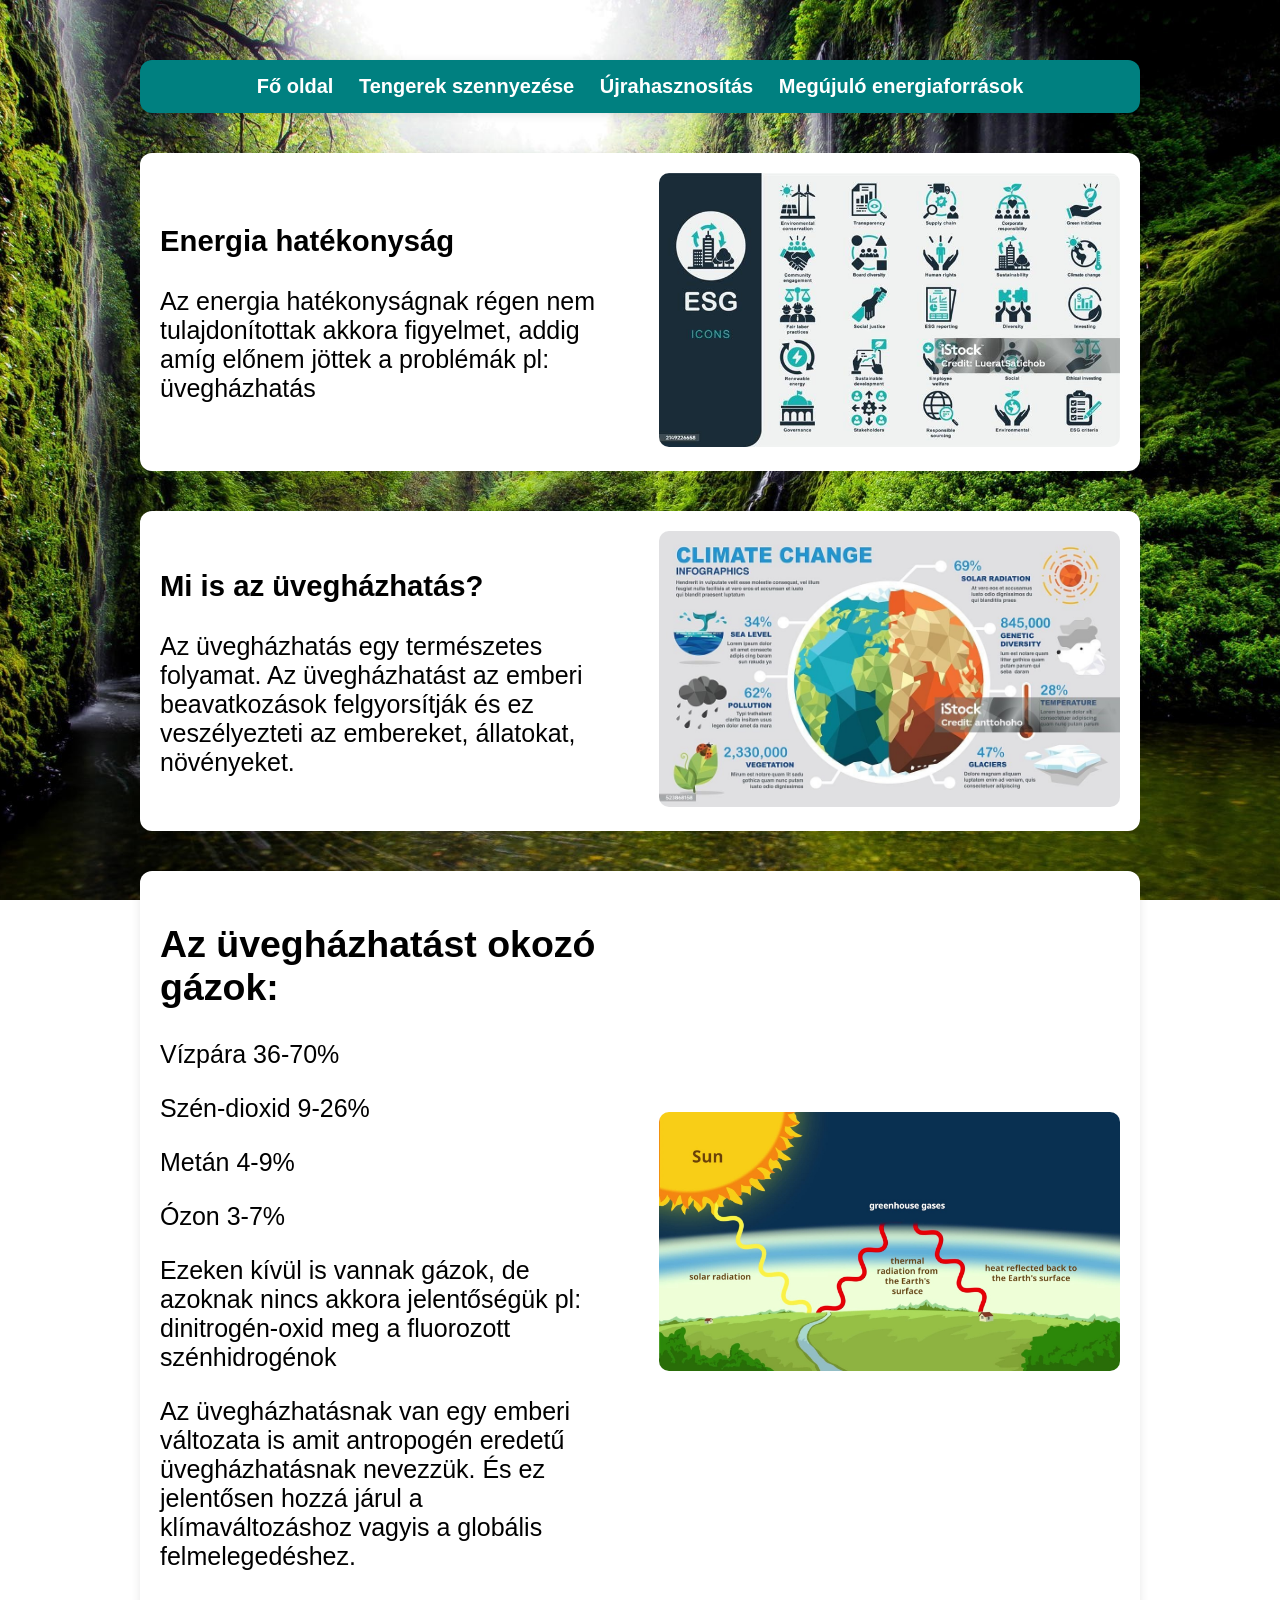
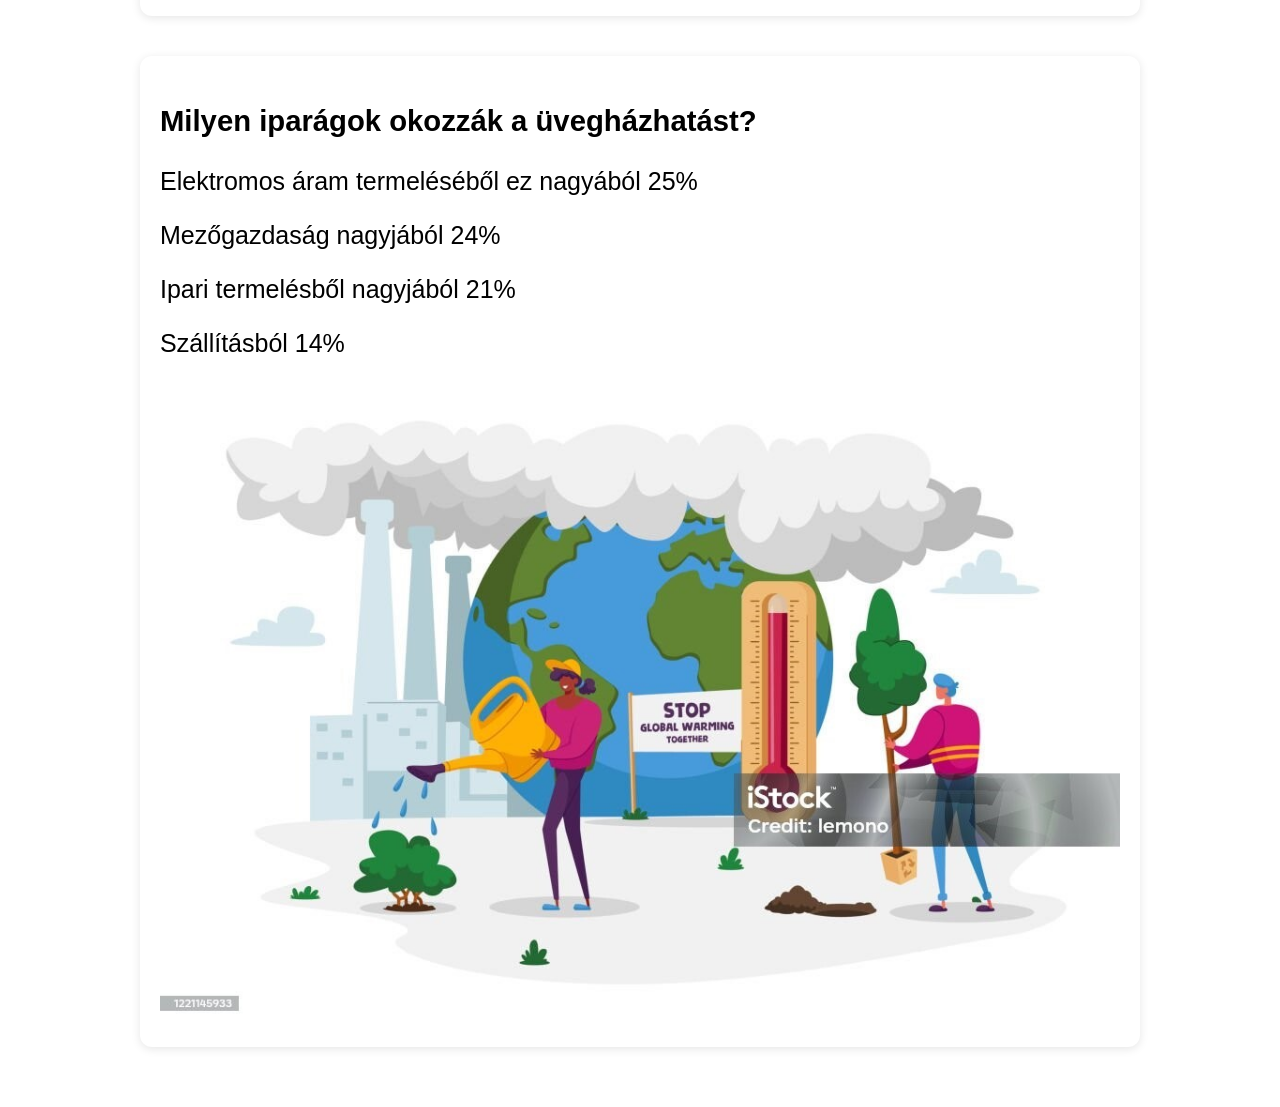
<file: Gergo/index.html>
<!DOCTYPE html>
<html lang="hu">
  <head>
    <meta charset="UTF-8" />
    <meta name="viewport" content="width=device-width, initial-scale=1.0" />
    <title>Shellők</title>
    <link rel="stylesheet" href="style.css" />
  </head>
  <body>
    <article>
      <section class="link">
        <div>
          <a href="../Fooldal/fo.html"> Fő oldal</a>
          <a href="../Nathan/viz.html"> Tengerek szennyezése</a>
          <a href="../Oliver/muanyag.html"> Újrahasznosítás</a>
          <a href="../vince/index1.html"> Megújuló energiaforrások</a>
        </div>
      </section>
      <section class="ptl">
        <div class="szoveg">
          <h1>Energia hatékonyság</h1>
          <p>
            Az energia hatékonyságnak régen nem tulajdonítottak akkora
            figyelmet, addig amíg előnem jöttek a problémák pl: üvegházhatás
          </p>
        </div>
        <div class="kep">
          <a href=""><img src="../kepek/Kép (1).jpg" alt="uveghazhatas" /></a>
        </div>
      </section>
      <section class="ptl">
        <div class="szoveg">
          <h1>Mi is az üvegházhatás?</h1>
          <p>
            Az üvegházhatás egy természetes folyamat. Az üvegházhatást az emberi
            beavatkozások felgyorsítják és ez veszélyezteti az embereket,
            állatokat, növényeket.
          </p>
        </div>
        <div class="kep">
          <a href=""><img src="../kepek/Kép (2).jpg" alt="uveghazhatas" /></a>
        </div>
      </section>
      <section class="ptl">
        <div class="szoveg">
          <h2>Az üvegházhatást okozó gázok:</h2>
          <p>Vízpára 36-70%</p>
          <p>Szén-dioxid 9-26%</p>
          <p>Metán 4-9%</p>
          <p>Ózon 3-7%</p>
          <p>
            Ezeken kívül is vannak gázok, de azoknak nincs akkora jelentőségük
            pl: dinitrogén-oxid meg a fluorozott szénhidrogénok
          </p>
          <p>
            Az üvegházhatásnak van egy emberi változata is amit antropogén
            eredetű üvegházhatásnak nevezzük. És ez jelentősen hozzá járul a
            klímaváltozáshoz vagyis a globális felmelegedéshez.
          </p>
        </div>
        <div class="kep">
          <a href=""><img src="../kepek/Kép (3).jpg" alt="uveghazhatas" /></a>
        </div>
      </section>
      <section class="idk">
        <div class="szoveg">
          <h1>Milyen iparágok okozzák a üvegházhatást?</h1>
          <p>Elektromos áram termeléséből ez nagyából 25%</p>
          <p>Mezőgazdaság nagyjából 24%</p>
          <p>Ipari termelésből nagyjából 21%</p>
          <p>Szállításból 14%</p>
        </div>
        <div class="kep">
          <a href=""><img src="../kepek/Kép.jpg" alt="uveghazhatas" /></a>
        </div>
      </section>
    </article>
  </body>
</html>
</file>
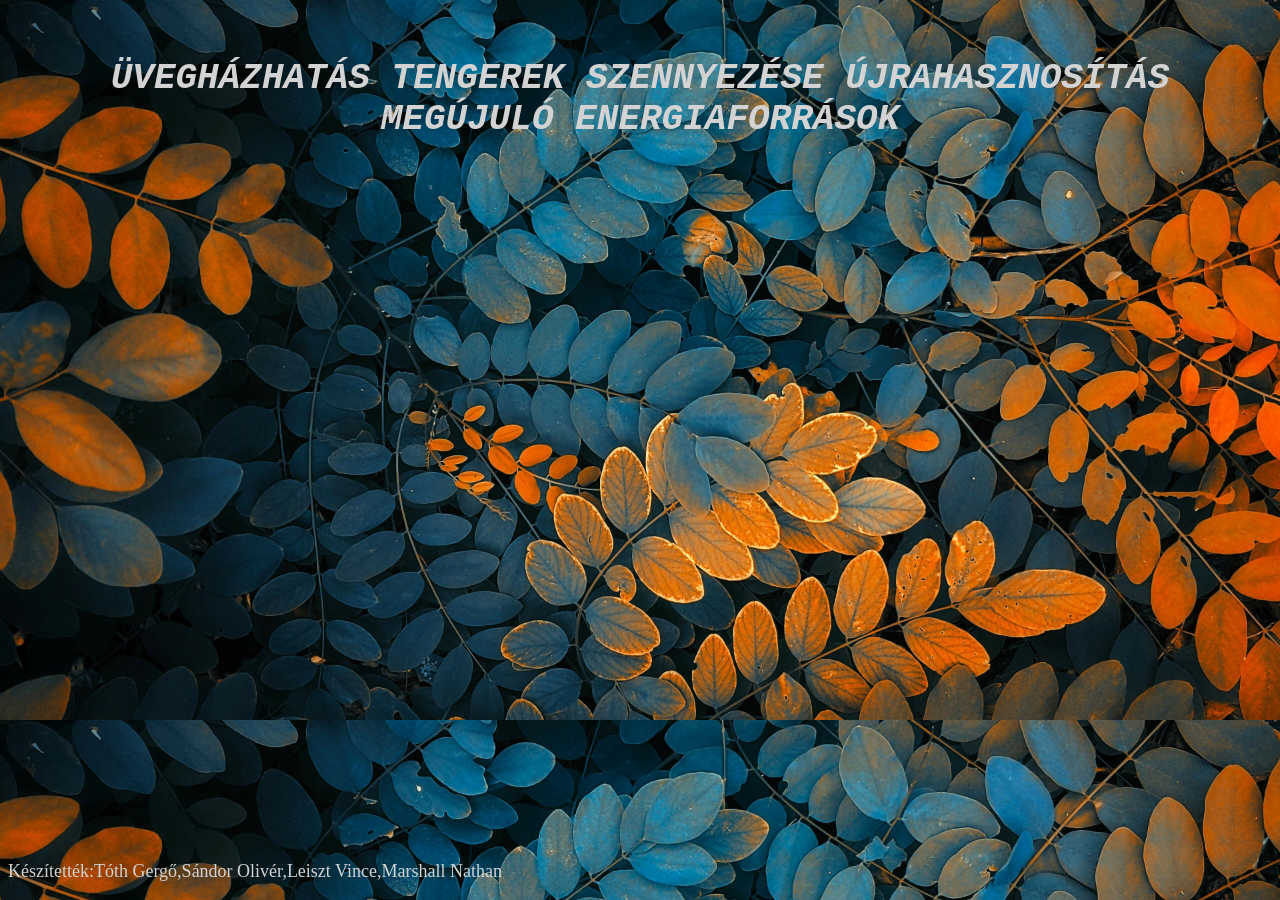
<file: Fo oldal/fo.html>
<!DOCTYPE html>
<html lang="hu">
<head>
    <meta charset="UTF-8">
    <meta name="viewport" content="width=device-width, initial-scale=1.0">
    <title>Shellók</title>
    <link rel="stylesheet" href="fo_oldal.css">
</head>
<body>
    <section>
        <div>
            <a href="../Gergo/index.html"> Üvegházhatás</a>
            <a href="../Nathan/viz.html"> Tengerek szennyezése</a>
            <a href="../Oliver/muanyag.html"> Újrahasznosítás</a>
            <a href="../vince/index1.html"> Megújuló energiaforrások</a>

        </div>
    </section> 
    <p>Készítették:Tóth Gergő,Sándor Olivér,Leiszt Vince,Marshall Nathan</p>
</body>
</html>
</file>
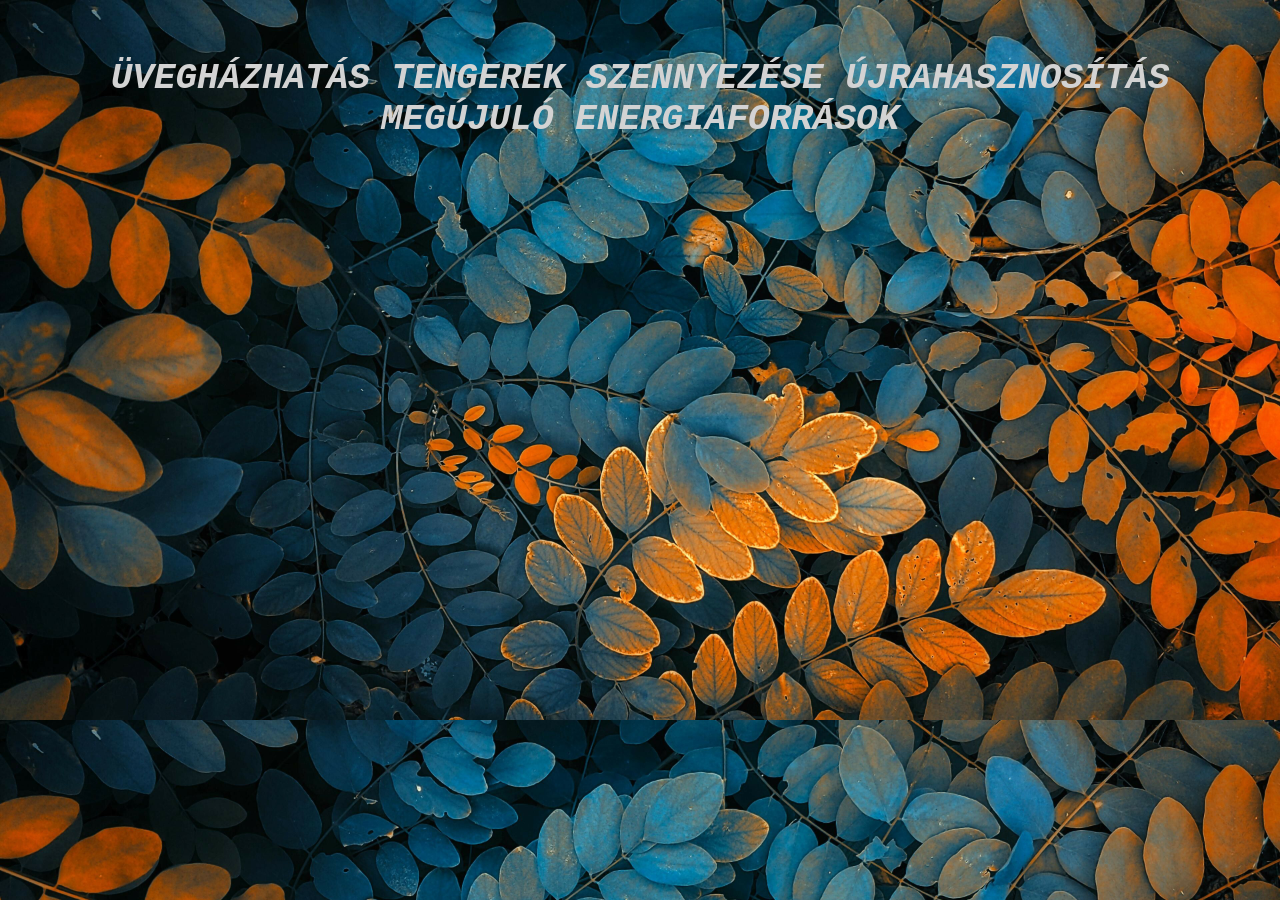
<file: Fo oldal/fő.html>
<!DOCTYPE html>
<html lang="hu">
<head>
    <meta charset="UTF-8">
    <meta name="viewport" content="width=device-width, initial-scale=1.0">
    <title>Shellók</title>
    <link rel="stylesheet" href="fo_oldal.css">
</head>
<body>
    <section>
        <div>
            <a href="../Gergo/index.html"> Üvegházhatás</a>
            <a href="../Nathan/viz.html"> Tengerek szennyezése</a>
            <a href="../Oliver/muanyag.html"> Újrahasznosítás</a>
            <a href="../vince/index1.html"> Megújuló energiaforrások</a>
        </div>
    </section> 
</body>
</html>
</file>
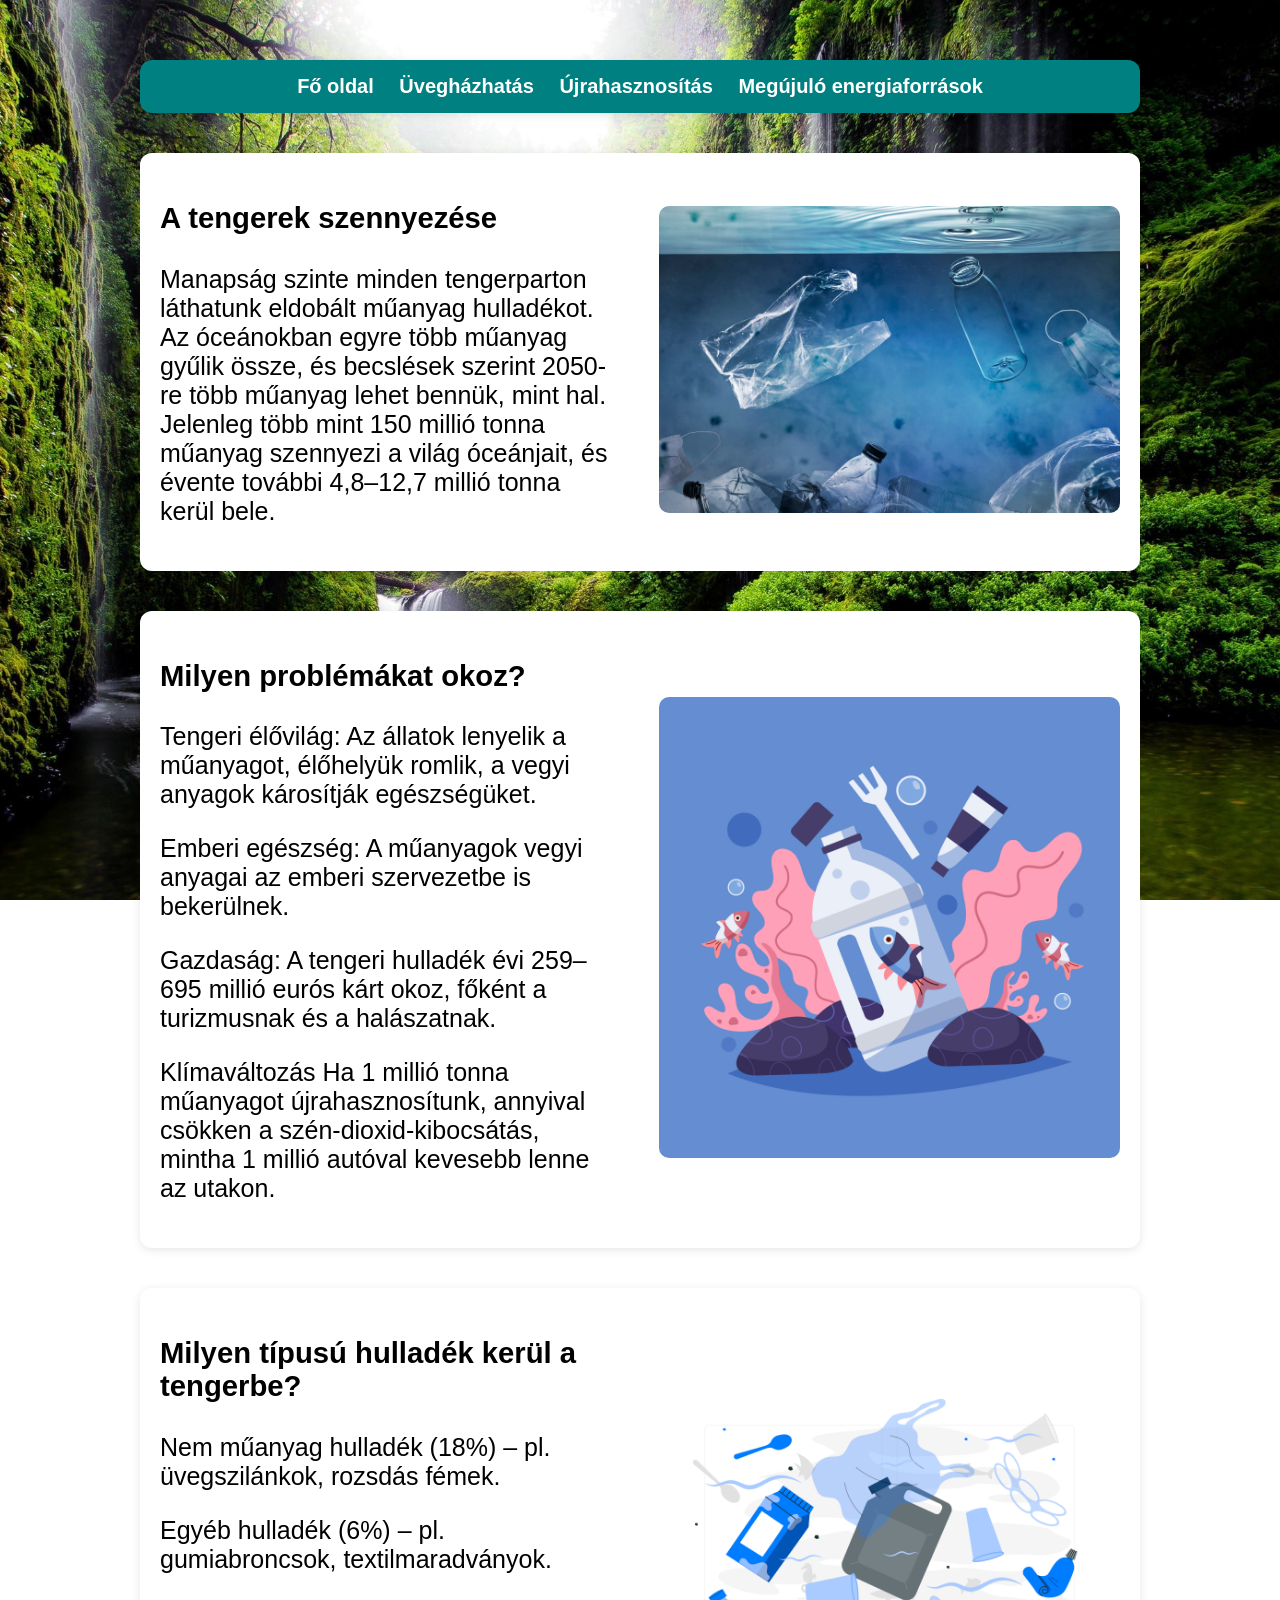
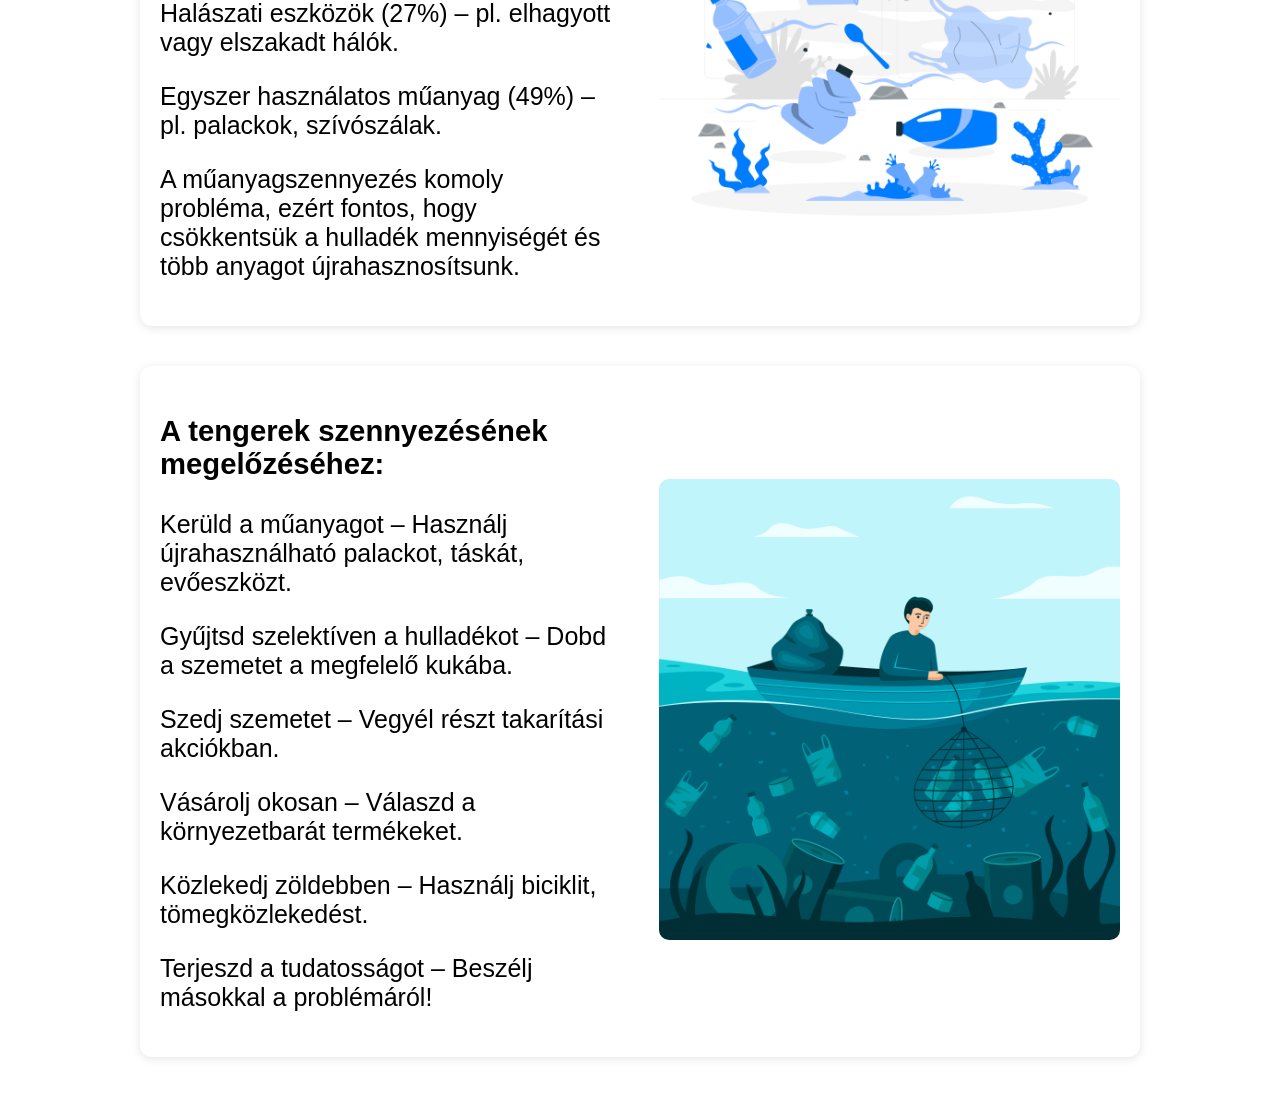
<file: Nathan/viz.html>
<!DOCTYPE html>
<html lang="hu">
<head>
    <meta charset="UTF-8">
    <meta name="viewport" content="width=device-width, initial-scale=1.0">
    <title>Shellők</title>
    <link rel="stylesheet" href="style3.css">
     
</head>
<body>
<article>
    <section class="link">
        <div>
            <a href="../Fooldal/fo.html">Fő oldal</a> 
            <a href="../Gergo/index.html">Üvegházhatás</a>
            <a href="../Oliver/muanyag.html">Újrahasznosítás</a>
            <a href="../vince/index1.html">Megújuló energiaforrások</a>
        </div>
    </section>
    <section class="ptl">
        <div class="szoveg">
            <h1>A tengerek szennyezése</h1>
            <p>Manapság szinte minden tengerparton láthatunk eldobált műanyag hulladékot. Az óceánokban egyre több műanyag gyűlik össze, és becslések szerint 2050-re több műanyag lehet bennük, mint hal. 

                Jelenleg több mint 150 millió tonna műanyag szennyezi a világ óceánjait, és évente további 4,8–12,7 millió tonna kerül bele. </p>
            </div>
            <div class="kep">
                <a href=""><img src="../kepek/ocean-pollution-campaign-with-plastic-bags-used-bottles-floating.jpg" alt="tengerszeneyez" /></a>
        </div>
    </section>
    <section class="ptl">
        <div class="szoveg">
            <h1>Milyen problémákat okoz?</h1>
            
            <p>Tengeri élővilág: Az állatok lenyelik a műanyagot, élőhelyük romlik, a vegyi anyagok károsítják egészségüket. 
            </p>
            <p> Emberi egészség: A műanyagok vegyi anyagai az emberi szervezetbe is bekerülnek. 
            </p>
            <p>Gazdaság: A tengeri hulladék évi 259–695 millió eurós kárt okoz, főként a turizmusnak és a halászatnak. </p>
            <p>Klímaváltozás Ha 1 millió tonna műanyagot újrahasznosítunk, annyival csökken a szén-dioxid-kibocsátás, mintha 1 millió autóval kevesebb lenne az utakon. </p>
            
        </div>
            <div class="kep">
                <a href=""><img src="../kepek/8930796.jpg" alt="tengerszeneyez" /></a>
        </div>
    </section>
    <section class="ptl">
        <div class="szoveg">
            <h1>Milyen típusú hulladék kerül a tengerbe?</h1>
            <p>Nem műanyag hulladék (18%) – pl. üvegszilánkok, rozsdás fémek. </p>
            <p>Egyéb hulladék (6%) – pl. gumiabroncsok, textilmaradványok. </p>
            <p>Halászati eszközök (27%) – pl. elhagyott vagy elszakadt hálók.</p>
            <p>Egyszer használatos műanyag (49%) – pl. palackok, szívószálak.</p>
            <p>A műanyagszennyezés komoly probléma, ezért fontos, hogy csökkentsük a hulladék mennyiségét és több anyagot újrahasznosítsunk. </p>
            </div>
            <div class="kep">
                <a href=""><img src="../kepek/9684919.jpg" alt="tengerszeneyez" /></a>
        </div>
    </section>
    <section class="ptl">
        <div class="szoveg">
            <h1>A tengerek szennyezésének megelőzéséhez: </h1>
            <p>Kerüld a műanyagot – Használj újrahasználható palackot, táskát, evőeszközt. 
            </p>
            <p>Gyűjtsd szelektíven a hulladékot – Dobd a szemetet a megfelelő kukába. 
            </p>
            <p>Szedj szemetet – Vegyél részt takarítási akciókban. 
            </p>
            <p>Vásárolj okosan – Válaszd a környezetbarát termékeket. 
            </p>
            <p>Közlekedj zöldebben – Használj biciklit, tömegközlekedést. 
            </p>
            <p>Terjeszd a tudatosságot – Beszélj másokkal a problémáról!</p>
        </div>
            <div class="kep">
                <a href=""><img src="../kepek/8947741.jpg" alt="tengerszeneyez" /></a>
        </div>
    </section>
</article>
</body>
</html>
</file>
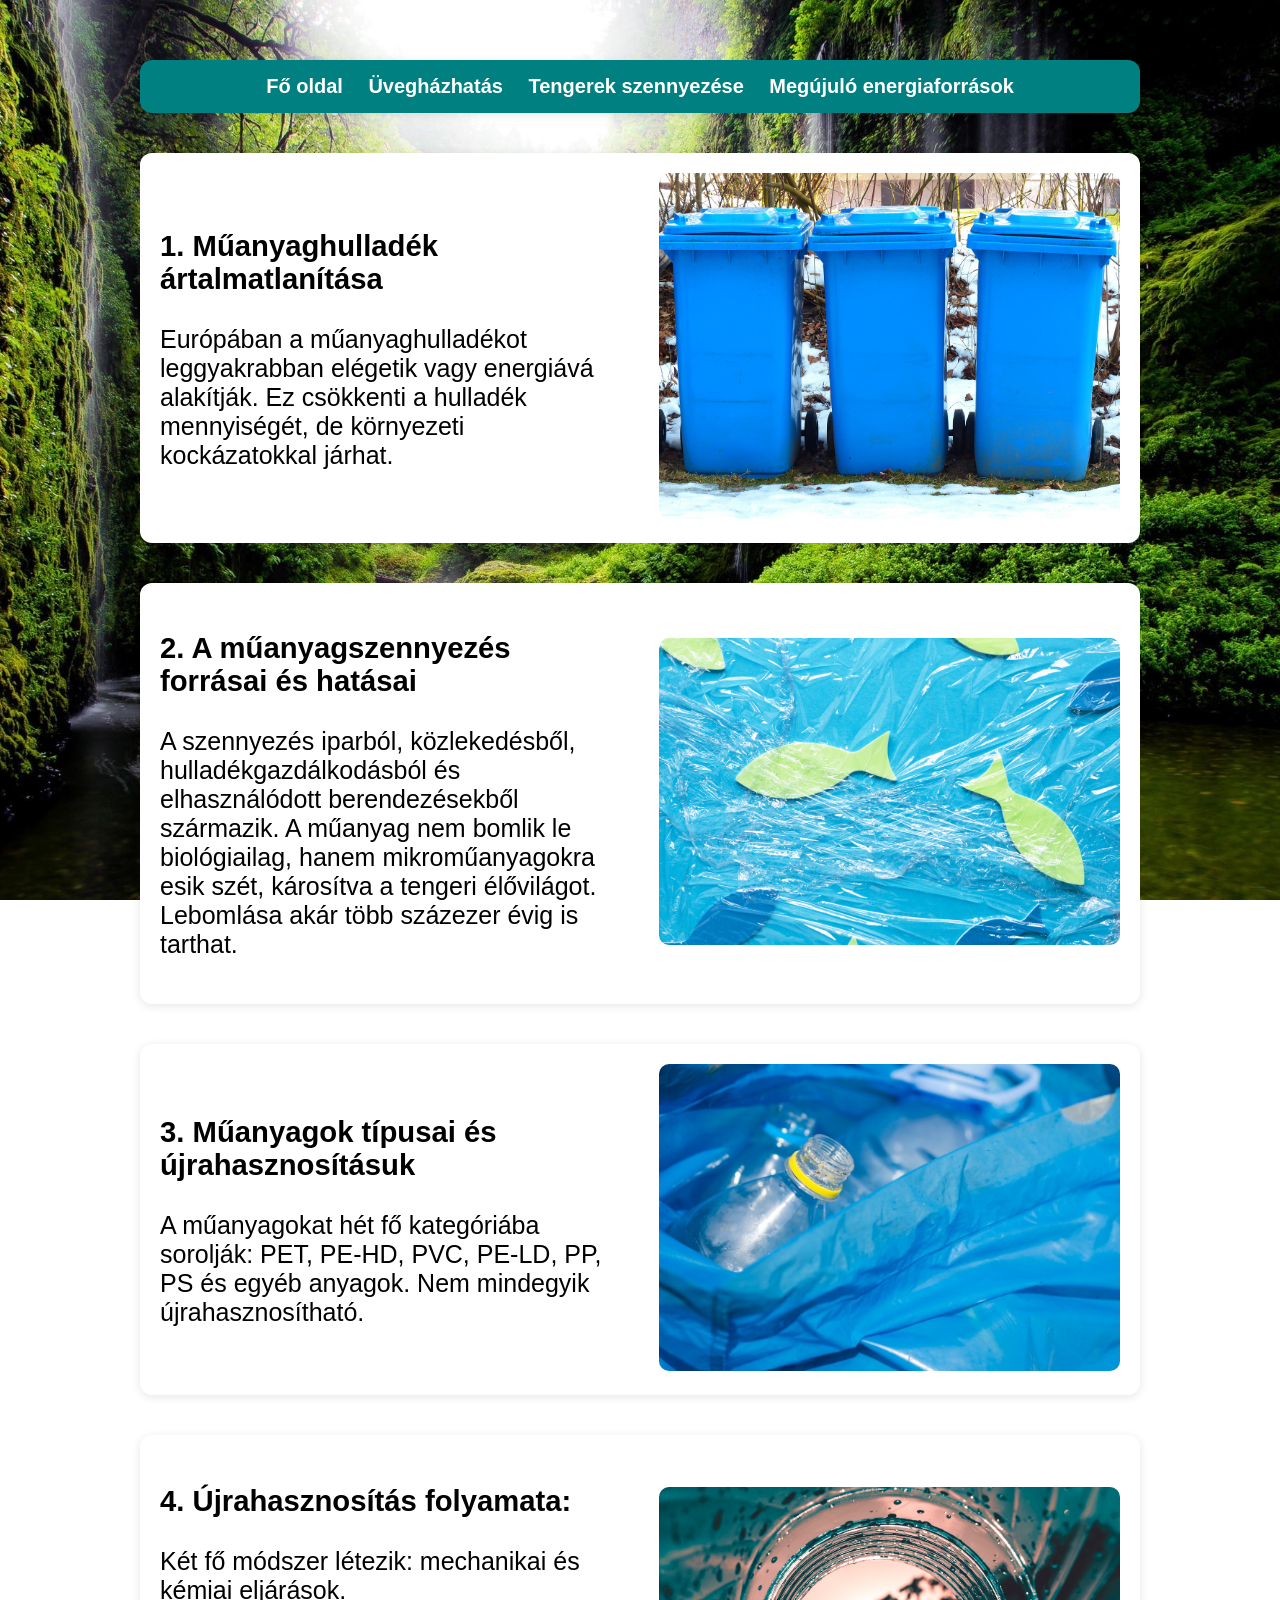
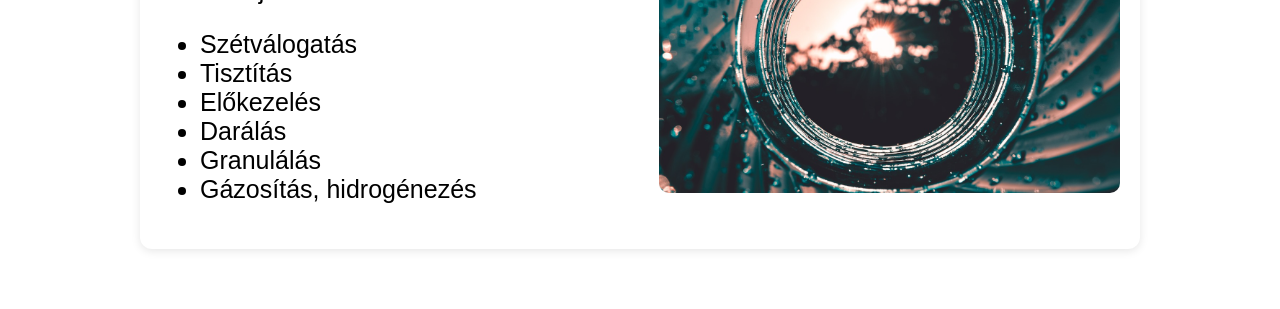
<file: Oliver/muanyag.html>
<!DOCTYPE html>
<html lang="hu">
<head>
    <meta charset="UTF-8">
    <meta name="viewport" content="width=device-width, initial-scale=1.0">
    <title>Shellők</title>
    <link rel="stylesheet" href="style2.css">
</head>
<body>
<article>

    <section class="link">
        <div>
            <a href="../Fooldal/fo.html"> Fő oldal</a>
            <a href="../Gergo/index.html"> Üvegházhatás</a>
            <a href="../Nathan/viz.html"> Tengerek szennyezése</a>
            <a href="../vince/index1.html"> Megújuló energiaforrások</a>
        </div>
    </section>
    <section class="ptl">
        <div class="szoveg1">
            <h1>1. Műanyaghulladék ártalmatlanítása</h1>
            <p>Európában a műanyaghulladékot leggyakrabban elégetik vagy energiává alakítják. Ez csökkenti a hulladék mennyiségét, de környezeti kockázatokkal járhat. </p>
        </div>

        <div class="kep1">
            <a href=""><img src="../kepek/garbage-can-95178_1280.jpg" alt="szemetes" /></a>
        </div>
        
    </section>
    <section class="ps">
        <div class="szoveg2">
            <h1>2. A műanyagszennyezés forrásai és hatásai</h1>
            <p>A szennyezés iparból, közlekedésből, hulladékgazdálkodásból és elhasználódott berendezésekből származik. A műanyag nem bomlik le biológiailag, hanem mikroműanyagokra esik szét, károsítva a tengeri élővilágot. Lebomlása akár több százezer évig is tarthat. </p>
           
        </div>
        <div class="kep2">
            <a href=""><img src="../kepek/flat-lay-paper-fish-plastic-wrap.jpg" alt="papir halak" /></a>
        </div>
        
    </section>
    <section class="ptl">
        <div class="szoveg1">
            <h1>3. Műanyagok típusai és újrahasznosításuk </h1>
            <p>A műanyagokat hét fő kategóriába sorolják: PET, PE-HD, PVC, PE-LD, PP, PS és egyéb anyagok. Nem mindegyik újrahasznosítható. </p>
        </div>

        <div class="kep1">
            <a href=""><img src="../kepek/close-up-waste-plastic-bottle-blue-garbage-bag_23-2148214490.jpg" alt="uveghazhatas" /></a>
        </div>
        
    </section>
    <section class="ps">
        <div class="szoveg2">
            <h1>4. Újrahasznosítás folyamata: </h1>
            <p>Két fő módszer létezik: mechanikai és kémiai eljárások.</p>
            <ul>
            <li> Szétválogatás </li> 
            <li> Tisztítás </li> 
            <li> Előkezelés </li> 
            <li> Darálás </li> 
            <li> Granulálás </li> 
            <li> Gázosítás, hidrogénezés </li> 
            </ul>
        </div>

        <div class="kep2">
            <a href=""><img src="../kepek/plastic-bottle-6212345_1280.jpg" alt="muanyagpalack" /></a>
        </div>
    </section>
</article>
</body>
</html>
</file>
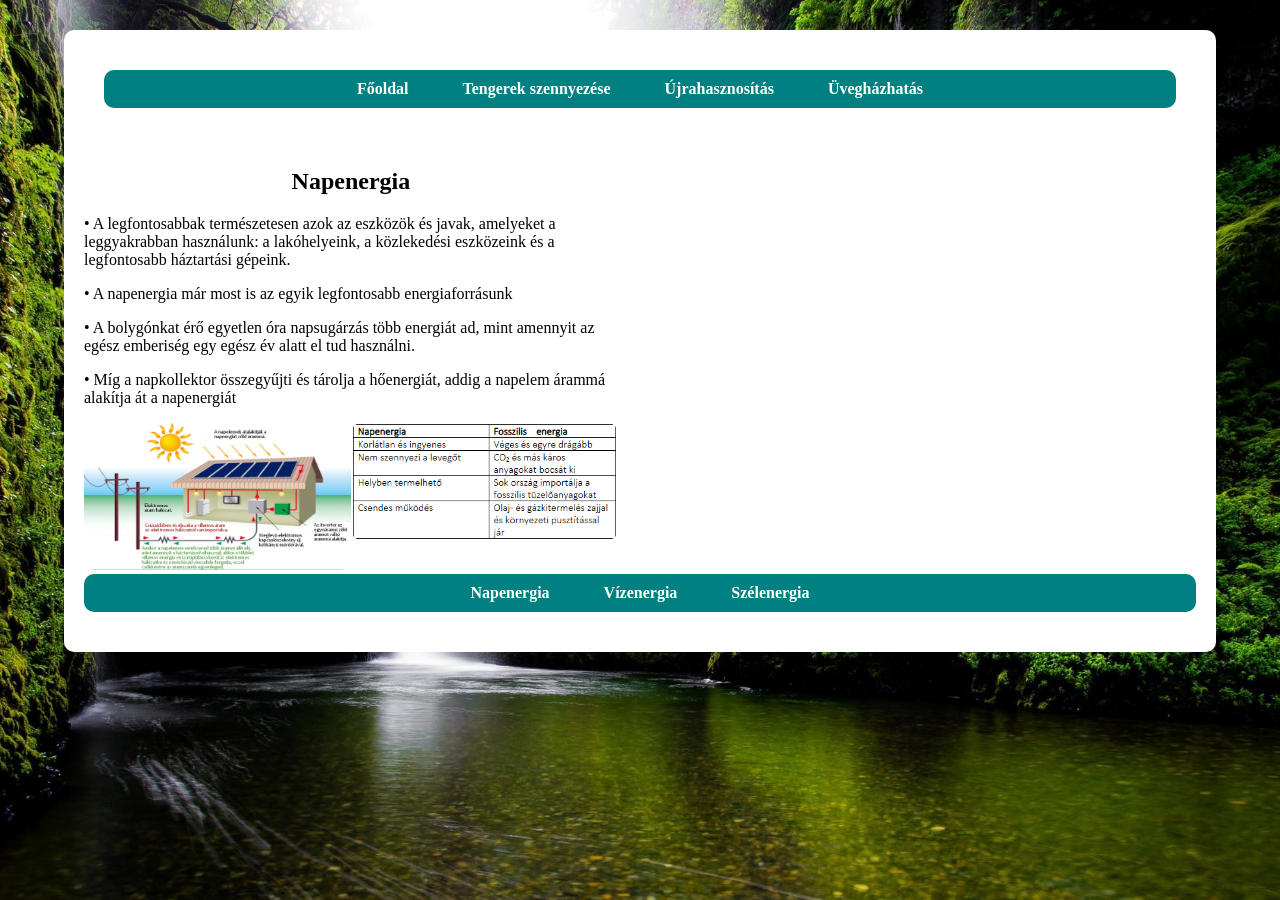
<file: vince/index1.html>
<!DOCTYPE html>
<html lang="hu">
<head>
  <meta charset="UTF-8" />
  <meta name="viewport" content="width=device-width, initial-scale=1.0" />
  <link rel="stylesheet" href="style1.css" />
  <title>Napenergia</title>
</head>

<body>
  <div class="tarolo">

    <header class="header">
      <nav class="navbar">
        <a href="../Fooldal/fo.html">Főoldal</a>
        <a href="../Nathan/viz.html"> Tengerek szennyezése</a>
        <a href="../Oliver/muanyag.html"> Újrahasznosítás</a>
        <a href="../Gergo/index.html"> Üvegházhatás</a>
      </nav>
    </header>

    <section class="ptl">
      <div class="szoveg">
        <h1>Napenergia</h1>
        <p>• A legfontosabbak természetesen azok az eszközök és javak, amelyeket a leggyakrabban használunk:
          a lakóhelyeink, a közlekedési eszközeink és a legfontosabb háztartási gépeink.</p>
        <p>• A napenergia már most is az egyik legfontosabb energiaforrásunk</p>
        <p>• A bolygónkat érő egyetlen óra napsugárzás több energiát ad, mint amennyit az egész emberiség
          egy egész év alatt el tud használni.</p>
        <p>• Míg a napkollektor összegyűjti és tárolja a hőenergiát, addig a napelem árammá alakítja át a
          napenergiát</p>
      </div>
      <div class="kep">
        <a href="#"><img src="./kepek1/képek/nap.png" alt="uveghazhatas" /></a> 
        <a href="#"><img src="./kepek1/képek/nap3.png" alt="uveghazhatas" /></a>
        
      </div>
    </section>

    <div class="menu"></div>

    <footer>
      <nav class="navbar">
        <a href="index1.html">Napenergia</a>
        <a href="víz.html">Vízenergia</a>
        <a href="szél.html">Szélenergia</a>
      </nav>
    </footer>
  </div>
</body>
</html>
</file>
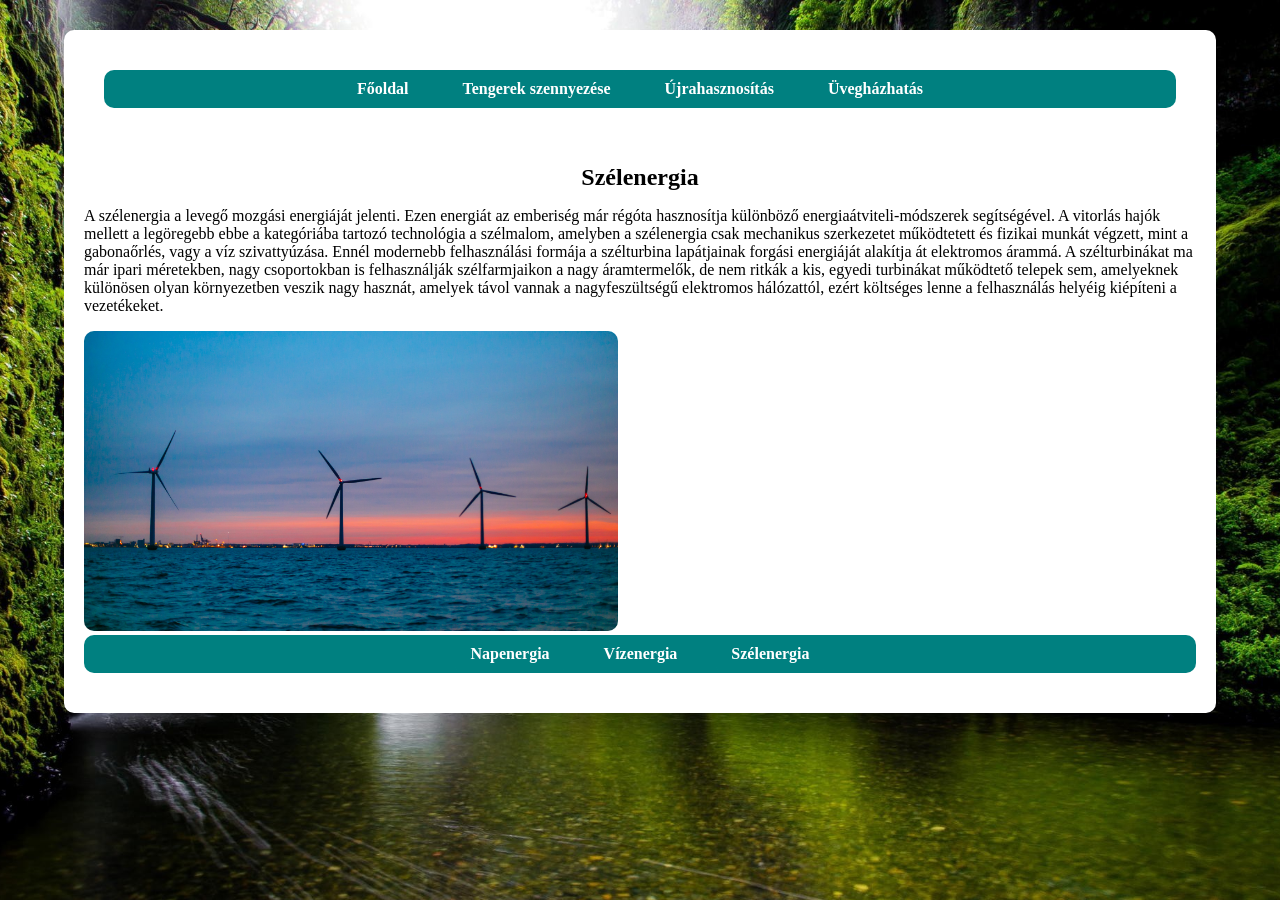
<file: vince/szél.html>
<!DOCTYPE html>
<html lang="hu">
<head>
  <meta charset="UTF-8" />
  <meta name="viewport" content="width=device-width, initial-scale=1.0" />
  <link rel="stylesheet" href="víz.css" />
  <title>Vízenergia</title>
</head>

<body>
  <div class="tarolo">

    <header class="header">
      <nav class="navbar">
        <a href="../Fooldal/fo.html">Főoldal</a>
        <a href="../Nathan/viz.html"> Tengerek szennyezése</a>
        <a href="../Oliver/muanyag.html"> Újrahasznosítás</a>
        <a href="../Gergo/index.html"> Üvegházhatás</a>
      </nav>
    </header>



        <h1>Szélenergia</h1>
        <p>A szélenergia a levegő mozgási energiáját jelenti. Ezen energiát az emberiség már régóta hasznosítja különböző energiaátviteli-módszerek segítségével. A vitorlás hajók mellett a legöregebb ebbe a kategóriába tartozó technológia a szélmalom, amelyben a szélenergia csak mechanikus szerkezetet működtetett és fizikai munkát végzett, mint a gabonaőrlés, vagy a víz szivattyúzása. Ennél modernebb felhasználási formája a szélturbina lapátjainak forgási energiáját alakítja át elektromos árammá. A szélturbinákat ma már ipari méretekben, nagy csoportokban is felhasználják szélfarmjaikon a nagy áramtermelők, de nem ritkák a kis, egyedi turbinákat működtető telepek sem, amelyeknek különösen olyan környezetben veszik nagy hasznát, amelyek távol vannak a nagyfeszültségű elektromos hálózattól, ezért költséges lenne a felhasználás helyéig kiépíteni a vezetékeket.</p>
      <div class="kep">
        <img src="./kepek1/képek/szélturbina.jpg" alt="vízenergia">
      </div>


    <footer class="footer navbar">
      <a href="index1.html">Napenergia</a>
      <a href="víz.html">Vízenergia</a>
      <a href="szél.html">Szélenergia</a>
    </footer>

  </div>
</body>
</html>
</file>
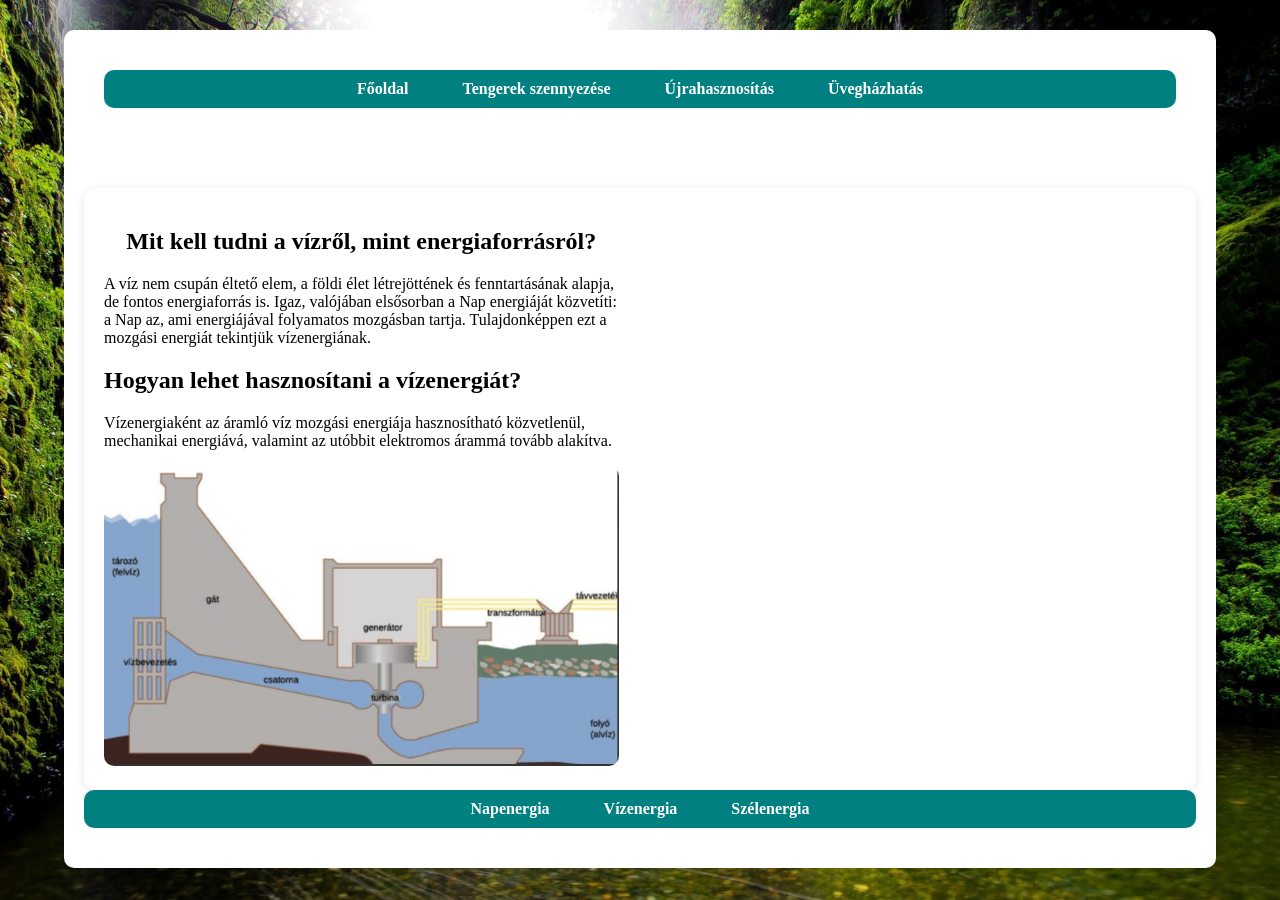
<file: vince/víz.html>
<!DOCTYPE html>
<html lang="hu">
<head>
  <meta charset="UTF-8" />
  <meta name="viewport" content="width=device-width, initial-scale=1.0" />
  <link rel="stylesheet" href="víz.css" />
  <title>Vízenergia</title>
</head>

<body>
  <div class="tarolo">

    <header class="header">
      <nav class="navbar">
        <a href="../Fooldal/fo.html">Főoldal</a>
        <a href="../Nathan/viz.html"> Tengerek szennyezése</a>
        <a href="../Oliver/muanyag.html"> Újrahasznosítás</a>
        <a href="../Gergo/index.html"> Üvegházhatás</a>
      </nav>
    </header>

    <section class="ptl">
      <div class="szoveg">
        <h1>Mit kell tudni a vízről, mint energiaforrásról?</h1>
        <p>A víz nem csupán éltető elem, a földi élet létrejöttének és fenntartásának alapja, de fontos energiaforrás is. 
        Igaz, valójában elsősorban a Nap energiáját közvetíti: a Nap az, ami energiájával folyamatos mozgásban tartja. 
        Tulajdonképpen ezt a mozgási energiát tekintjük vízenergiának.</p>
        <h2>Hogyan lehet hasznosítani a vízenergiát?</h2>
        <p>Vízenergiaként az áramló víz mozgási energiája hasznosítható közvetlenül, mechanikai energiává, valamint az utóbbit elektromos árammá tovább alakítva.</p>
      </div>
      <div class="kep">
        <img src="./kepek1/képek/víz.png" alt="vízenergia">
      </div>
    </section>

    <footer class="footer navbar">
      <a href="index1.html">Napenergia</a>
      <a href="víz.html">Vízenergia</a>
      <a href="szél.html">Szélenergia</a>
    </footer>

  </div>
</body>
</html>
</file>
<file: Gergo/style.css>
body {
    font-family: Arial, sans-serif;
    margin: 0;
    padding: 0;
    background: url("../kepek/528672.jpg") no-repeat center center fixed;
    background-size: cover;
}

article {
    max-width: 1000px;
    margin: 0 auto;
    padding: 20px;
}

.link {
    background-color: #008080;
    padding: 15px;
    text-align: center;
    font-size: 20px;
    word-spacing: normal;
}

.link a {
    color: white;
    margin: 0 10px;
    text-decoration: none;
    font-weight: bold;
}

.link a:hover {
    text-decoration: underline;
}

section {
    margin: 40px 0;
    background: white;
    padding: 20px;
    border-radius: 12px;
    box-shadow: 0 2px 10px rgba(0,0,0,0.1);
    overflow: hidden; 
}


.ptl, .ps {
    display: grid;
    grid-template-columns: 1fr 1fr;
    gap: 4%;
    align-items: center;
}


img {
    max-width: 100%;
    height: auto;
    border-radius: 10px;
}

@media (max-width: 768px) {
  .ptl, .ps {
    grid-template-columns: 1fr; 
    gap: 20px; 
  }
}

.szoveg {
  font-size: 25px;
}
</file>
<file: Fo oldal/fo_oldal.css>
body {
    background-image:url("../kepek/hatterkep.jpg");
    background-size: 100%;
    
}
section {
text-align: center;
padding: 50px;
font-size: 36px;
font-family:'Courier New', Courier, monospace;
font-style: italic;
font-weight: bolder;
text-transform: uppercase;

}
section a:hover {
color:cornsilk;

}
section a {
color:lightgray;
text-decoration: none;
}

p {
    color:cornsilk;
    color:lightgray;
    position: absolute;
    bottom: 0;
    font-size: large;
    
    }
</file>
<file: Nathan/style3.css>
body {
    font-family: Arial, sans-serif;
    margin: 0;
    padding: 0;
    background: url("../kepek/528672.jpg") no-repeat center center fixed;
    background-size: cover;
}

article {
    max-width: 1000px;
    margin: 0 auto;
    padding: 20px;
}

.link {
    background-color: #008080;
    padding: 15px;
    text-align: center;
    font-size: 20px;
    word-spacing: normal;
}

.link a {
    color: white;
    margin: 0 10px;
    text-decoration: none;
    font-weight: bold;
}

.link a:hover {
    text-decoration: underline;
}

section {
    margin: 40px 0;
    background: white;
    padding: 20px;
    border-radius: 12px;
    box-shadow: 0 2px 10px rgba(0,0,0,0.1);
    overflow: hidden; 
}


.ptl, .ps {
    display: grid;
    grid-template-columns: 1fr 1fr;
    gap: 4%;
    align-items: center;
}


img {
    max-width: 100%;
    height: auto;
    border-radius: 10px;
}

@media (max-width: 768px) {
  .ptl, .ps {
    grid-template-columns: 1fr; 
    gap: 20px; 
  }
}

.szoveg {
  font-size: 25px;
}
</file>
<file: Oliver/style2.css>
body {
  font-family: Arial, sans-serif;
  margin: 0;
  padding: 0;
  background: url("../kepek/528672.jpg") no-repeat center center fixed;
  background-size: cover;
}

article {
  max-width: 1000px;
  margin: 0 auto;
  padding: 20px;
}

.link {
  background-color: #008080;
  padding: 15px;
  text-align: center;
  font-size: 20px;
  word-spacing: normal;
}

.link a {
  color: white;
  margin: 0 10px;
  text-decoration: none;
  font-weight: bold;
}

.link a:hover {
  text-decoration: underline;
}

section {   
  margin: 40px 0;
  background: white;
  padding: 20px; 
  border-radius: 12px;
  box-shadow: 0 2px 10px rgba(0,0,0,0.1);
  overflow: hidden; 
}


.ptl, .ps {
  display: grid;
  grid-template-columns: 1fr 1fr;
  gap: 4%;
  align-items: center;
}


img {
  max-width: 100%;
  height: auto;
  border-radius: 10px;
}

@media (max-width: 768px) {
  .ptl, .ps {
    grid-template-columns: 1fr; 
    gap: 20px; 
  }
}
.szoveg1, .szoveg2 {
  font-size: 25px;
}
</file>
<file: vince/style1.css>
* {
  box-sizing: border-box;
}

body {
  margin: 0;
  padding: 0;
  font-family: cursive;
  background: url("./kepek1/képek/528672.jpg") no-repeat center center fixed;
  background-size: cover;
  
}


.tarolo {
  width: 90%;
  max-width: 1200px;
  margin: 30px auto;
  padding: 20px;
  background: white;
  border-radius: 10px;
}

.header, .footer {
  background: #fff;
  text-align: center;
  padding: 20px;
}


.navbar {
  text-align: center;
  background-color: #008080;
  border-radius: 10px;
  padding: 10px;
  margin-bottom: 20px;
}

.navbar a {
  text-decoration: none;
  color: white;
  font-size: 16px;
  font-weight: bold;
  margin: 0 10px;
  padding: 10px 15px;
  background-color: #008080;
  border-radius: 8px;
}

.navbar {
  background-color: #008080;
  color: #fff;
}


.idk {
  margin-top: 40px;
  background: #ffffff;
  border-radius: 12px;
  padding: 20px;
  box-shadow: 0 2px 10px rgba(0,0,0,0.1);
}


.szoveg {
  width: 48%;
}

.kep {
  width: 48%;
  text-align: center;
}

.kep img {
  width: 100%;
  border-radius: 10px;
}


h1 {
  text-align: center;
  font-size: 24px;
}


.link {
  background-color: #008080;
  padding: 15px;
  text-align: center;
  font-size: 20px;
  margin-top: 20px;
}

.link a {
  color: white;
  text-decoration: none;
  font-weight: bold;
}

.link a:hover {
  text-decoration: underline;
}

.kep{
  display:grid;
  grid-template-columns: 1fr 1fr;
}
</file>
<file: vince/víz.css>
* {
  box-sizing: border-box;
}

body {
  margin: 0;
  padding: 0;
  font-family: cursive;
  background: url(./kepek1/képek/528672.jpg) no-repeat center center fixed;
  background-size: cover;
}

.tarolo {
  width: 90%;
  max-width: 1200px;
  margin: 30px auto;
  padding: 20px;
  background: white;
  border-radius: 10px;
}

.header, .footer {
  background: #fff;
  text-align: center;
  padding: 20px;
}

.navbar {
  text-align: center;
  background-color: #008080;
  border-radius: 10px;
  padding: 10px;
  margin-bottom: 20px;
}

.navbar a {
  text-decoration: none;
  color: white;
  font-size: 16px;
  font-weight: bold;
  margin: 0 10px;
  padding: 10px 15px;
  background-color: #008080;
  border-radius: 8px;
}

.navbar a:hover {
  background-color: #008080;
  color: #fff;
}

.ptl {
  margin-top: 40px;
  background: #ffffff;
  border-radius: 12px;
  padding: 20px;
  box-shadow: 0 2px 10px rgba(0,0,0,0.1);
}

.szoveg {
  width: 48%;
}

.kep {
  width: 48%;
  text-align: center;
}

.kep img {
  width: 100%;
  border-radius: 10px;
}

h1 {
  text-align: center;
  font-size: 24px;
}

.link {
  background-color: #008080;
  padding: 15px;
  text-align: center;
  font-size: 20px;
  margin-top: 20px;
}

.link a {
  color: white;
  text-decoration: none;
  font-weight: bold;
}

.link a:hover {
  text-decoration: underline;
}
</file>
